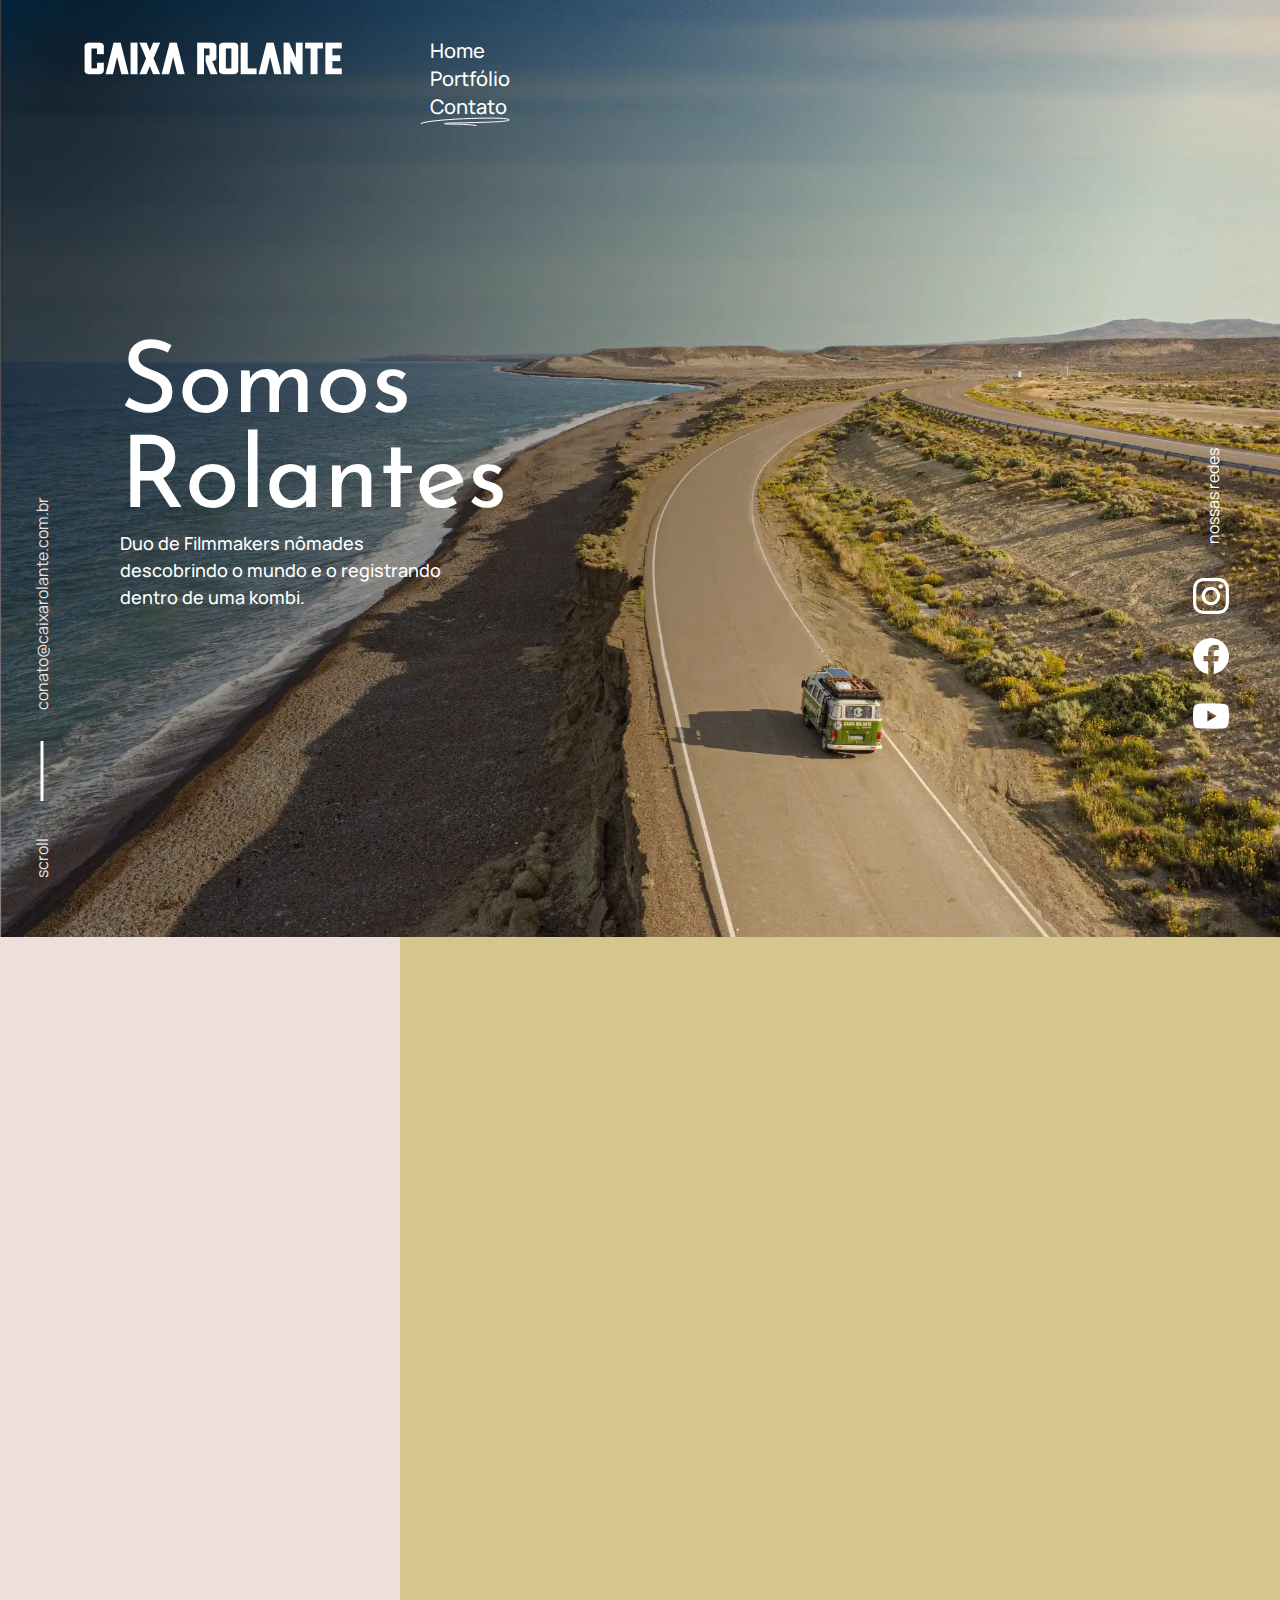
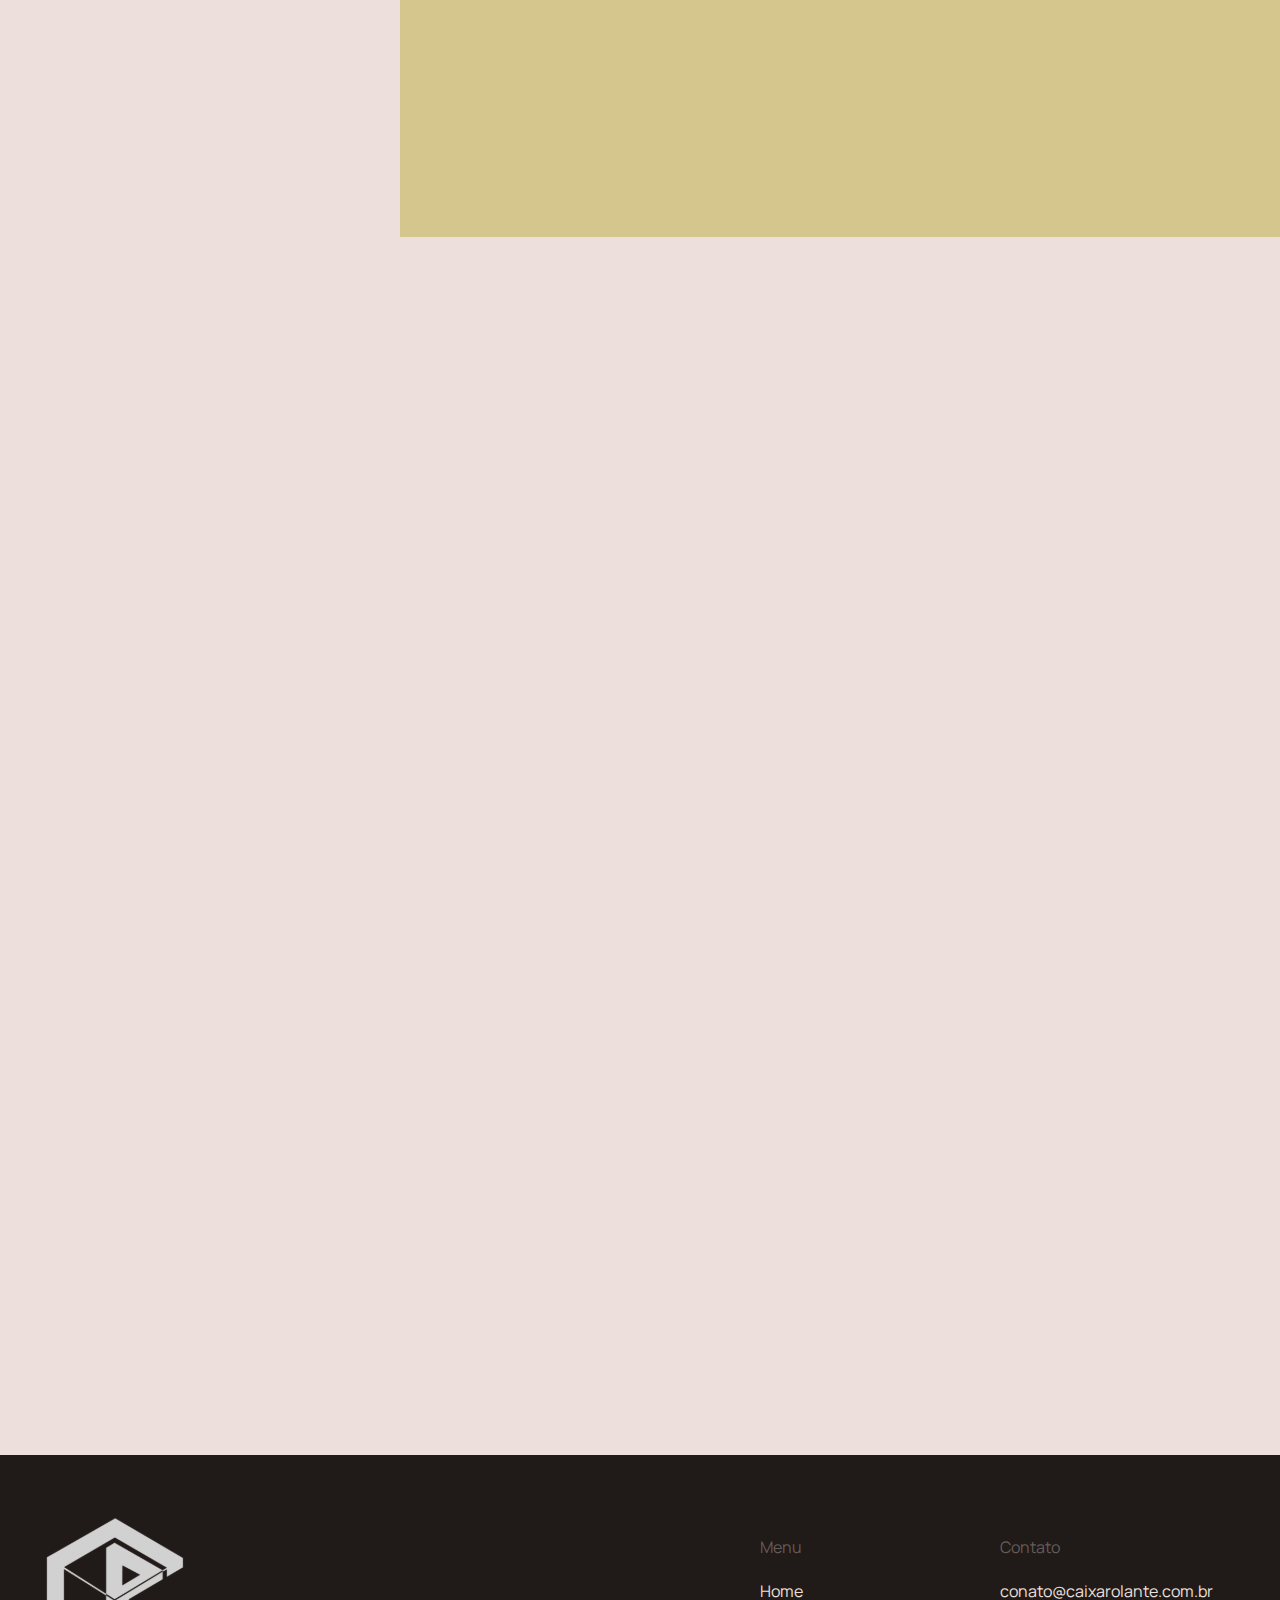
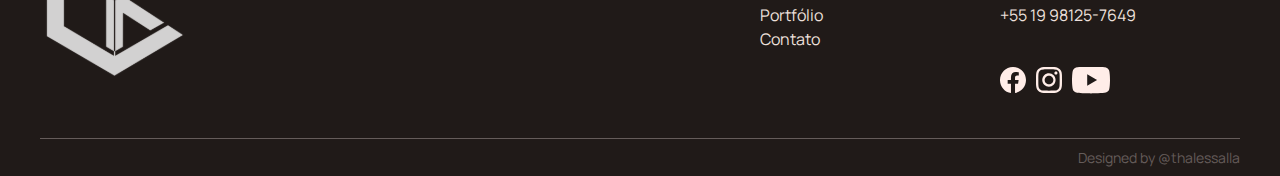
<file: index.html>
<!DOCTYPE html>
<html lang="pt">

<head>
  <meta charset="UTF-8">
  <meta http-equiv="X-UA-Compatible" content="IE=edge">
  <meta name="viewport" content="width=device-width, initial-scale=1.0">
  <title>Caixa Rolante</title>
  <link rel="stylesheet" href="css/style.css">
</head>

<body>


  <header class="Header-menu-home">

    <div class="menu-fixo">
      <div>
        <img src="./img/logo.png" alt="">
        <nav class="js-link" id="nav">
          <button aria-label="Abrir Menu" id="btn-mobile" class="btn-home" aria-haspopup="true" aria-expanded="false">Menu
            <span id="hamburguer"></span>
          </button>
          <ul id="menu" role="menu" class="menu-itens ">
            <li class="font-2-m"><a href="./index.html"> Home</a></li>
            <li class="font-2-m"><a href="./trabalhos.html">Portfólio</a></li>
            <li class="font-2-m"><a href="./contato.html">Contato</a></li>
          </ul>
        </nav>

      </div>
    </div>

  </header>



  <main class="home">

    <header class="menu">
      <div>
        <img src="./img/logo.png" alt="">
      </div>
      <nav>
        <ul class="itens-menu">
          <li class="font-2-m cor-10"><a href="#"> Home</a></li>
          <li class="font-2-m cor-10"><a href="./trabalhos.html">Portfólio</a></li>
          <li class="font-2-m cor-10"><a href="./contato.html">Contato</a></li>
        </ul>
      </nav>
    </header>


    <Div class="coluna-home-esc">
      <div>
        <div>
          <p class="font-2-p cor-2">conato@caixarolante.com.br</p>
        </div>
        <div>
          <img src="./img/barra-p.svg" alt="barra">
        </div>
        <div>
          <p class="font-2-p cor-2">scroll</p>
        </div>
      </div>
    </Div>
    <div class="titulo-site">
      <h1 class="font-1-g cor-10">Somos <br>Rolantes</h1>
      <p class="font-2-m cor-10">Duo de Filmmakers nômades descobrindo o mundo e o registrando dentro de uma kombi.</p>
    </div>

    <Div class="coluna-home-dir">
      <div>
        <div class="nossas-redes">
          <p class="font-2-p cor-10 ">nossas redes</p>
        </div>
        <div> <a href="https://www.instagram.com/caixarolante/"> <img src="./img/Instagram.svg" alt="instagram"></a></div>
        <div><a href="https://www.facebook.com/caixarolante"> <img src="./img/Facebook.svg" alt="Facebook"></a></div>
        <div><a href="https://www.youtube.com/c/CaixaRolante"> <img src="./img/Youtube.svg" alt="Youtube"></a></div>

        <div>
          <picture class="js-fade-up">
            <source media="(min-width: 540px)" srcset="./img/barra.svg" />

            <img src="./img/barra-small.svg" alt="barra decorativa" />
          </picture>
        </div>
        <!-- <img src="./img/barra.svg" alt="barra decorativa"> -->


      </div>
    </Div>
    </div>
  </main>



  <article class="container-sobre ">
    <div class="container-sobre-grid">

      <img class="colagem-sobre js-fade-up" src="./img/colagem-caixa.png" alt="Sobre a caixa rolante">



      <div class="div-sobre js-fade-up">
        <h2 class="font-1-m cor-1">Sobre nós</h2>

        <img class="sobre-mobile" src="./img/vitor-nathalia.png" alt="">
        <div>
          <p class="font-2-m cor-5">Somos Nathália Vargas e Vitor Souza, casal de Filmmakers por trás da Caixa Rolante
            Em 2021 nos permitimos viver o nosso sonho! Passamos a viajar o Brasil em uma Kombihome, aprendendo a trabalhar e viver de forma nômade.
            <br>
            <br>
            Nos dedicando todos os dias a fazer o mais amamos: Gerar conexões através do nosso trabalho.
            Depois de mais de um ano percorrendo o Brasil, trabalhando com diversas empresas e profissionais, comunicando o seus propósitos através do audiovisual. Nos especializamos no ramo da Gastronomia, Hotelaria e Turismo.
            Inundados e entusiasmados com tantas transformações e conexões que essa viagem nos proporcionou decidimos que era hora de expandir e levar a nossa linguagem a outros idiomas e culturas.<br>
            <br>
            Partimos em uma viagem pela America Latina, produzindo videos e nos conectando com quem quer contar a sua história de uma forma única.
            Para nós não é sobre viajar gravando videos, é sobre conexões humanas e histórias que nos permitimos contar.
          </p>
        </div>
      </div>
    </div>
  </article>



  <Section class="nossos-trabalhos-home js-fade-up">

    <div class="div-titulo">
      <h2 class="font-1-m cor-1">Nossos trabalhos</h2>
    </div>

    <div class="coluna-trabalhos-dir">
      <img src="./img/nah-vitor.png" alt="Nathália e Vitor">
    </div>

    <div class="coluna-trabalhos-esc">
      <img src="./img/vitor.png" alt="Vitor">
      <p class="cor-8 font-2-m">Nossa missão é sair por ai gravando Mussum Ipsum, cacilds vidis litro abertis. Nullam volutpat risus nec leo commodo, ut interdum diam laoreet.
      </p>
    </div>

    <div>
      <div>
        <p class="cor-8 font-2-m">Nossa missão é sair por ai gravando Mussum Ipsum, cacilds vidis litro abertis. Nullam volutpat risus nec leo commodo, ut interdum diam laoreet.
        </p>
        <p class="cor-1 font-1-p veja-nossos-jobs"><a href="./trabalhos.html">Veja nossos trabalhos</a></p>
      </div>
      <div>
        <img class="img-miniatura-trabalhos" src="./img/nah-fotografando.png" alt="Nathália	fotogrfando">
      </div>
    </div>

  </Section>



  <footer>
    <div class="container-footer">
      <div class="logo-footer">
        <img src="./img/logo-branco.svg" alt="Logo caixa rolante">
      </div>

      <div>
        <p class="font-2-p cor-9 titulo-footer">Menu</p>
        <ul>
          <li class="font-2-p cor-2"><a href="#"> Home</a></li>
          <li class="font-2-p cor-2"><a href="./trabalhos.html">Portfólio</a></li>
          <li class="font-2-p cor-2"><a href="./contato.html">Contato</a></li>
        </ul>
      </div>

      <div class="footer-contato">
        <p class="font-2-p cor-9 titulo-footer">Contato</p>
        <p class="font-2-p cor-2"><a href="mailto:conato@caixarolante.com.br">conato@caixarolante.com.br</a></p>
        <p class="font-2-p cor-2"><a href="tel:+5519981257649"> +55 19 98125-7649</a></p>
        <ul>
          <li><a href="https://www.facebook.com/caixarolante"><img src="./img/Facebook-p.svg" alt="Facebook"></a></li>
          <li><a href="https://www.instagram.com/caixarolante/"><img src="./img/Instagram-p.svg" alt="Instagram"></a></li>
          <li><a href="https://www.youtube.com/c/CaixaRolante"><img src="./img/Youtube-p.svg" alt="YouTube"></a></li>
        </ul>
      </div>
    </div>

    <div class="designed-footer">
      <p class="cor-9 font-2-p">Designed by <a href="#">@thalessalla</a> </p>
    </div>

  </footer>
  <script src="./JS/script.js"></script>
</body>

</html>
</file>
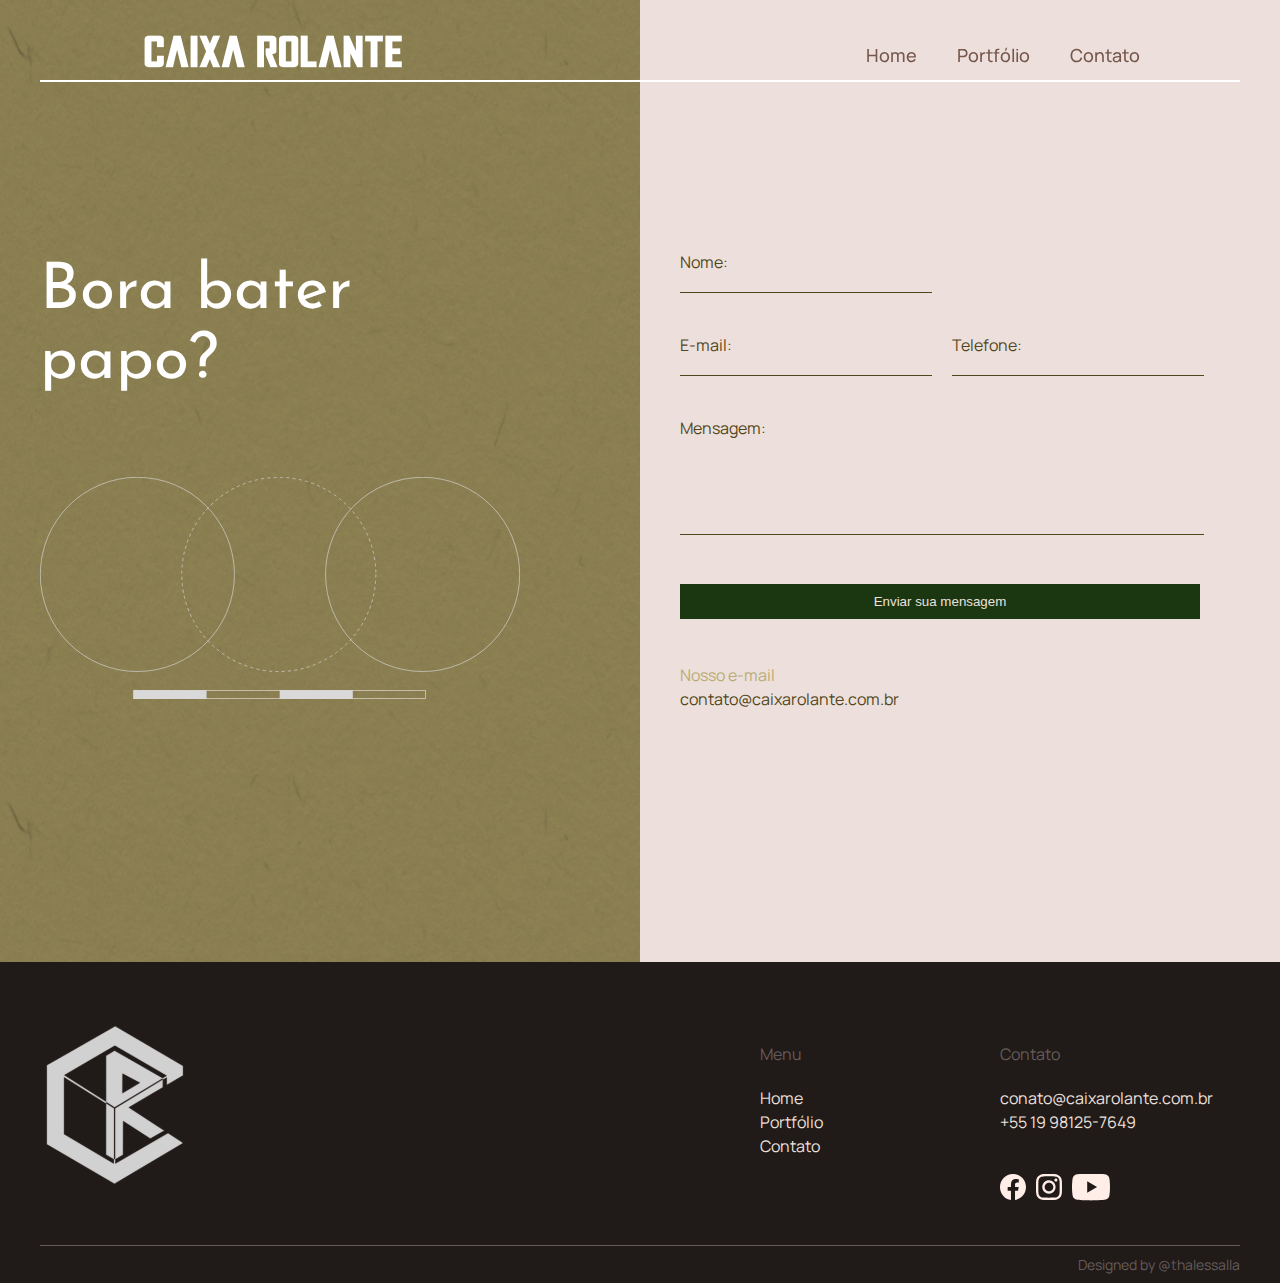
<file: contato.html>
<!DOCTYPE html>
<html lang="pt">

<head>
  <meta charset="UTF-8">
  <meta http-equiv="X-UA-Compatible" content="IE=edge">
  <meta name="viewport" content="width=device-width, initial-scale=1.0">
  <title>Contato</title>
  <link rel="stylesheet" href="css/style.css">
</head>

<header class="Header-menu">

  <div class="menu-fixo">
    <div>
      <img src="./img/logo.png" alt="">
      <nav class="js-link" id="nav">
        <button id="btn-mobile" aria-expanded="false">Menu
          <span id="hamburguer"></span>
        </button>
        <ul id="menu" class="menu-itens menu-contato">
          <li class="font-2-m"><a href="./index.html"> Home</a></li>
          <li class="font-2-m"><a href="./trabalhos.html">Portfólio</a></li>
          <li class="font-2-m"><a href="./contato.html">Contato</a></li>
        </ul>
      </nav>

    </div>
  </div>

</header>

<body>

  <div class="contato">

    <div class="container-contato">
      <div>
        <h2 class="font-1-m">Bora bater <br> papo?</h2>
        <img src="./img/decoracao-contato.svg" alt="">
      </div>


      <form action="https://formsubmit.co/thales.salla@gmail.com" method="POST" method="post">

        <div id="formulario">

          <div class="container-form">

            <div>
              <!-- <form action="https://formsubmit.co/thales.salla@gmail.com" method="POST" method="post"> -->
              <div class="primeiro-container-form">
                <label for="name" class="font-2-p cor-8">Nome:</label>
                <input type="text" id="name" name="Nome" />
              </div>

              <div id="email-form">
                <label for="mail" class="font-2-p cor-8">E-mail:</label>
                <input type="email" id="mail" name="Email" />
              </div>
            </div>
          </div>


          <div class="segundo-container-form">

            <div>
              <label for="tel" class="font-2-p cor-8"> Telefone:</label> <input id="tel" type="tel" name="phone">
            </div>

          </div>

          <div>

            <div class="terceiro-container-form">
              <label for="story" class="font-2-p cor-8">Mensagem:</label>
              <textarea id="story" name="story"></textarea>
            </div>

            <input type="text" name="_honey" style="display:none">
            <input type="hidden" name="_captcha" value="false">
            <input type="hidden" name="_next" value="https://thalessalla.github.io/Rolantes/obrigado">

            <div class="button">
              <button type="submit">Enviar sua mensagem</button>
            </div>

            <p class="font-2-p cor-7">Nosso e-mail</p>
            <p class="font-2-p cor-8">contato@caixarolante.com.br</p>
          </div>


        </div>
      </form>
    </div>



  </div>
  </div>

  <footer>
    <div class="container-footer">
      <div class="logo-footer">
        <img src="./img/logo-branco.svg" alt="Logo caixa rolante">
      </div>

      <div>
        <p class="font-2-p cor-9 titulo-footer">Menu</p>
        <ul>
          <li class="font-2-p cor-2"><a href="./index.html"> Home</a></li>
          <li class="font-2-p cor-2"><a href="./trabalhos.html">Portfólio</a></li>
          <li class="font-2-p cor-2"><a href="./contato.html">Contato</a></li>
        </ul>
      </div>

      <div class="footer-contato">
        <p class="font-2-p cor-9 titulo-footer">Contato</p>
        <p class="font-2-p cor-2"><a href="mailto:conato@caixarolante.com.br">conato@caixarolante.com.br</a></p>
        <p class="font-2-p cor-2"><a href="tel:+5519981257649"> +55 19 98125-7649</a></p>
        <ul>
          <li><a href="https://www.facebook.com/caixarolante"><img src="./img/Facebook-p.svg" alt="Facebook"></a></li>
          <li><a href="https://www.instagram.com/caixarolante/"><img src="./img/Instagram-p.svg" alt="Instagram"></a></li>
          <li><a href="https://www.youtube.com/c/CaixaRolante"><img src="./img/Youtube-p.svg" alt="YouTube"></a></li>
        </ul>
      </div>
    </div>

    <div class="designed-footer">
      <p class="cor-9 font-2-p">Designed by <a href="#">@thalessalla</a> </p>
    </div>

  </footer>
  <script src="./JS/script.js"></script>
</body>

</html>
</file>
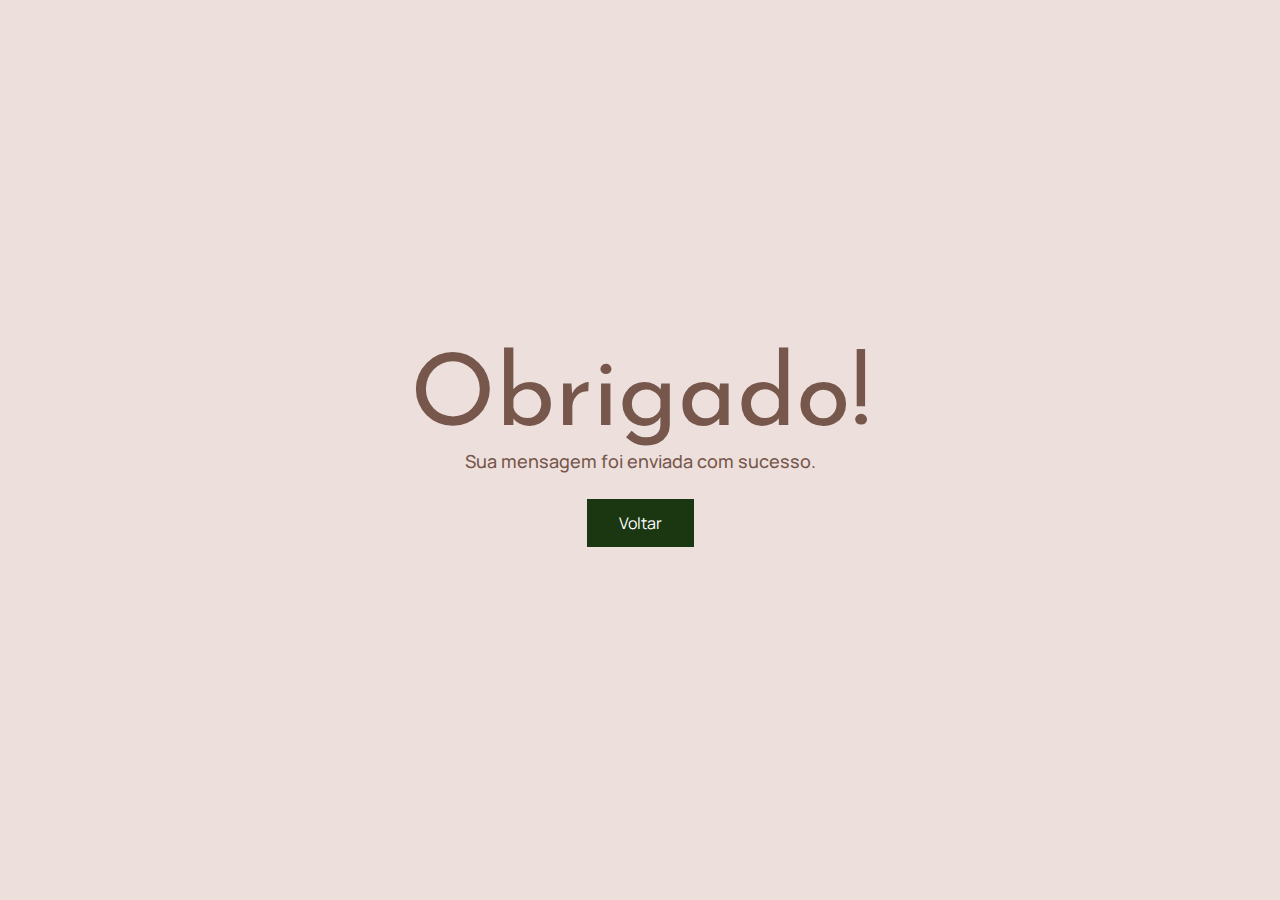
<file: obrigado.html>
<!DOCTYPE html>
<html lang="pt-br">

<head>
  <meta charset="UTF-8">
  <meta http-equiv="X-UA-Compatible" content="IE=edge">
  <meta name="viewport" content="width=device-width, initial-scale=1.0">
  <title>Obrigado</title>
  <link rel="stylesheet" href="css/style.css">
</head>

<body>


  <div class="container-obrigado">
    <Div>
      <h1 class="cor-4 font-1-g">Obrigado!</h1>
      <p class="cor-4 font-2-m">Sua mensagem foi enviada com sucesso.</p>
      <div class="voltar">
        <a class="cor-10 font-2-p button" href="https://thalessalla.github.io/Rolantes/">Voltar</a>
      </div>
    </Div>
  </div>



  <style>
    .container-obrigado h1 {
      text-align: center;
    }

    .container-obrigado {
      display: flex;
      justify-content: center;
      align-items: center;
      height: 100vh;
    }

    .container-obrigado p {
      text-align: center;
    }

    .voltar {
      display: flex;
      justify-content: center;
    }

    .button {
      padding: 12px 32px;
      background: var(--cor-1);
      border: none;
      cursor: pointer;
      margin-top: 24px;
      background-size: 300%;
      background-position: left;
      transition: background-position 0.8s ease-in-out;
    }
  </style>


</body>

</html>
</file>
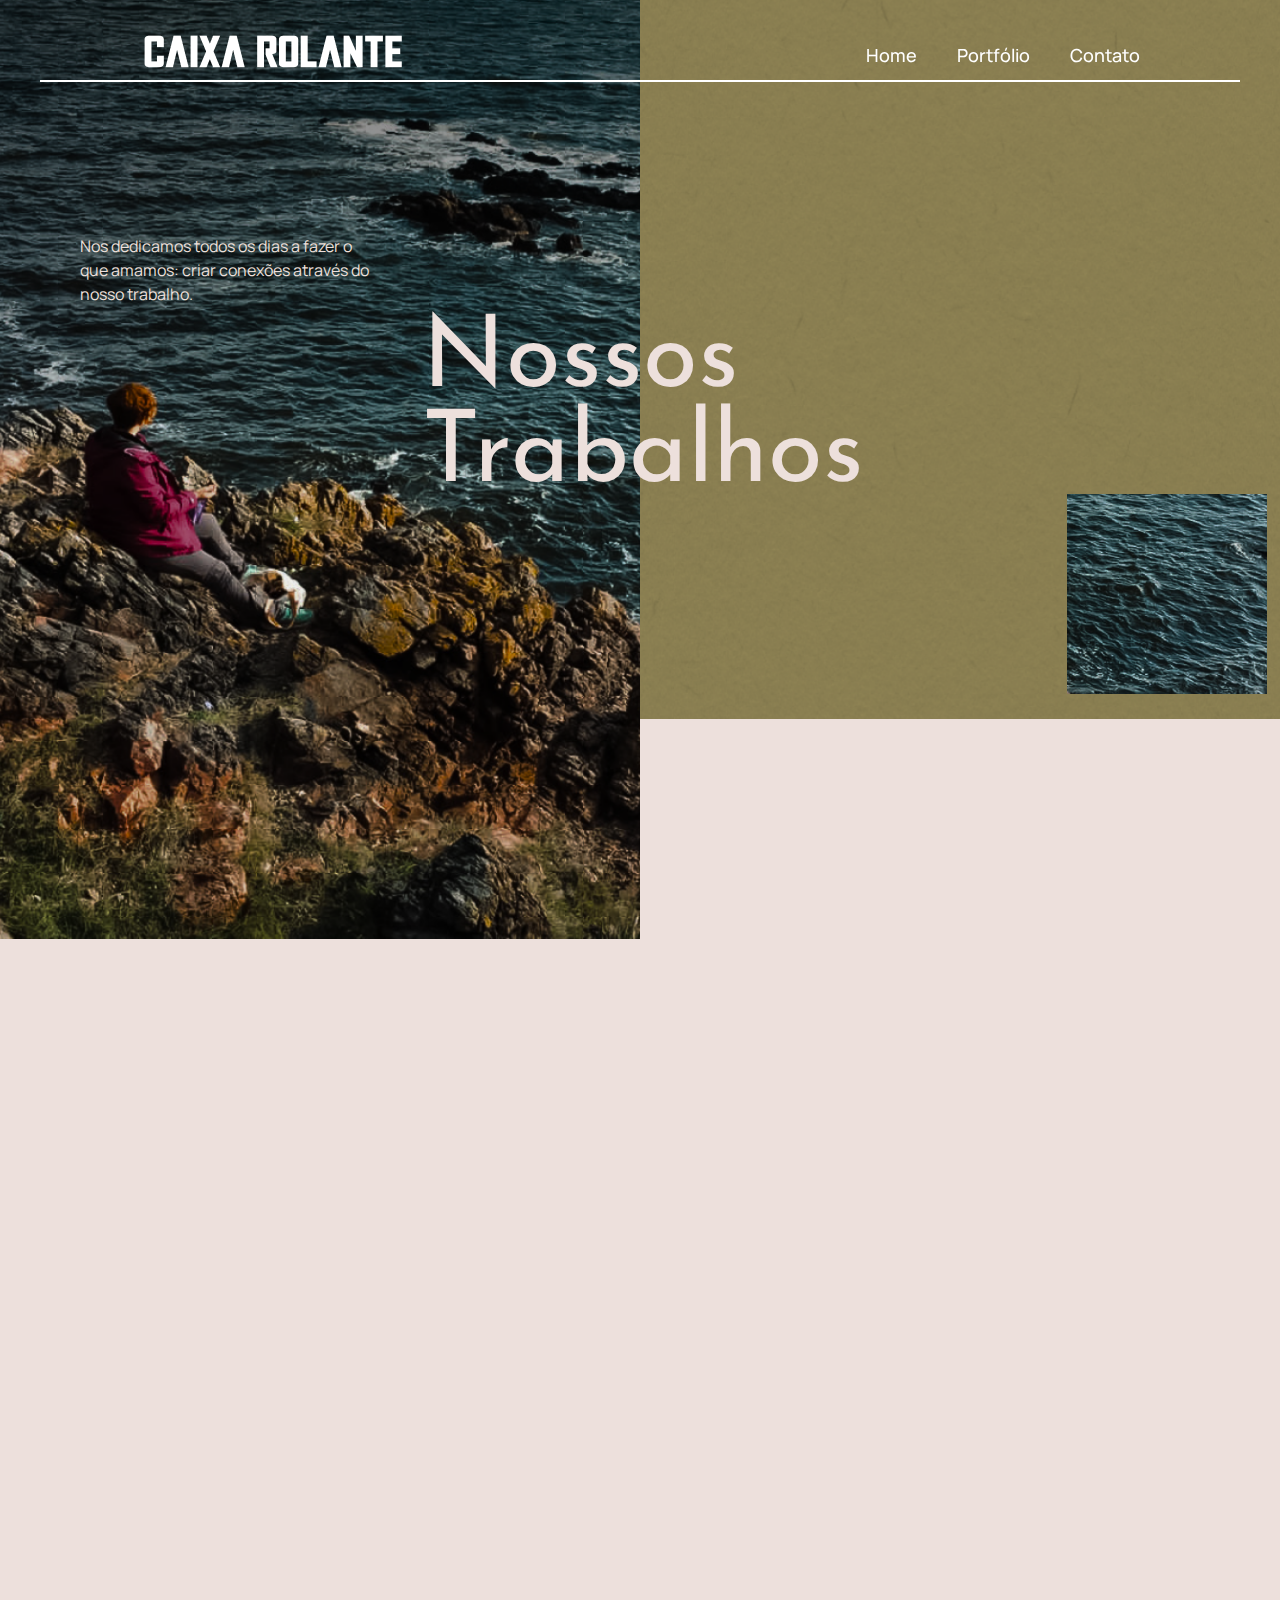
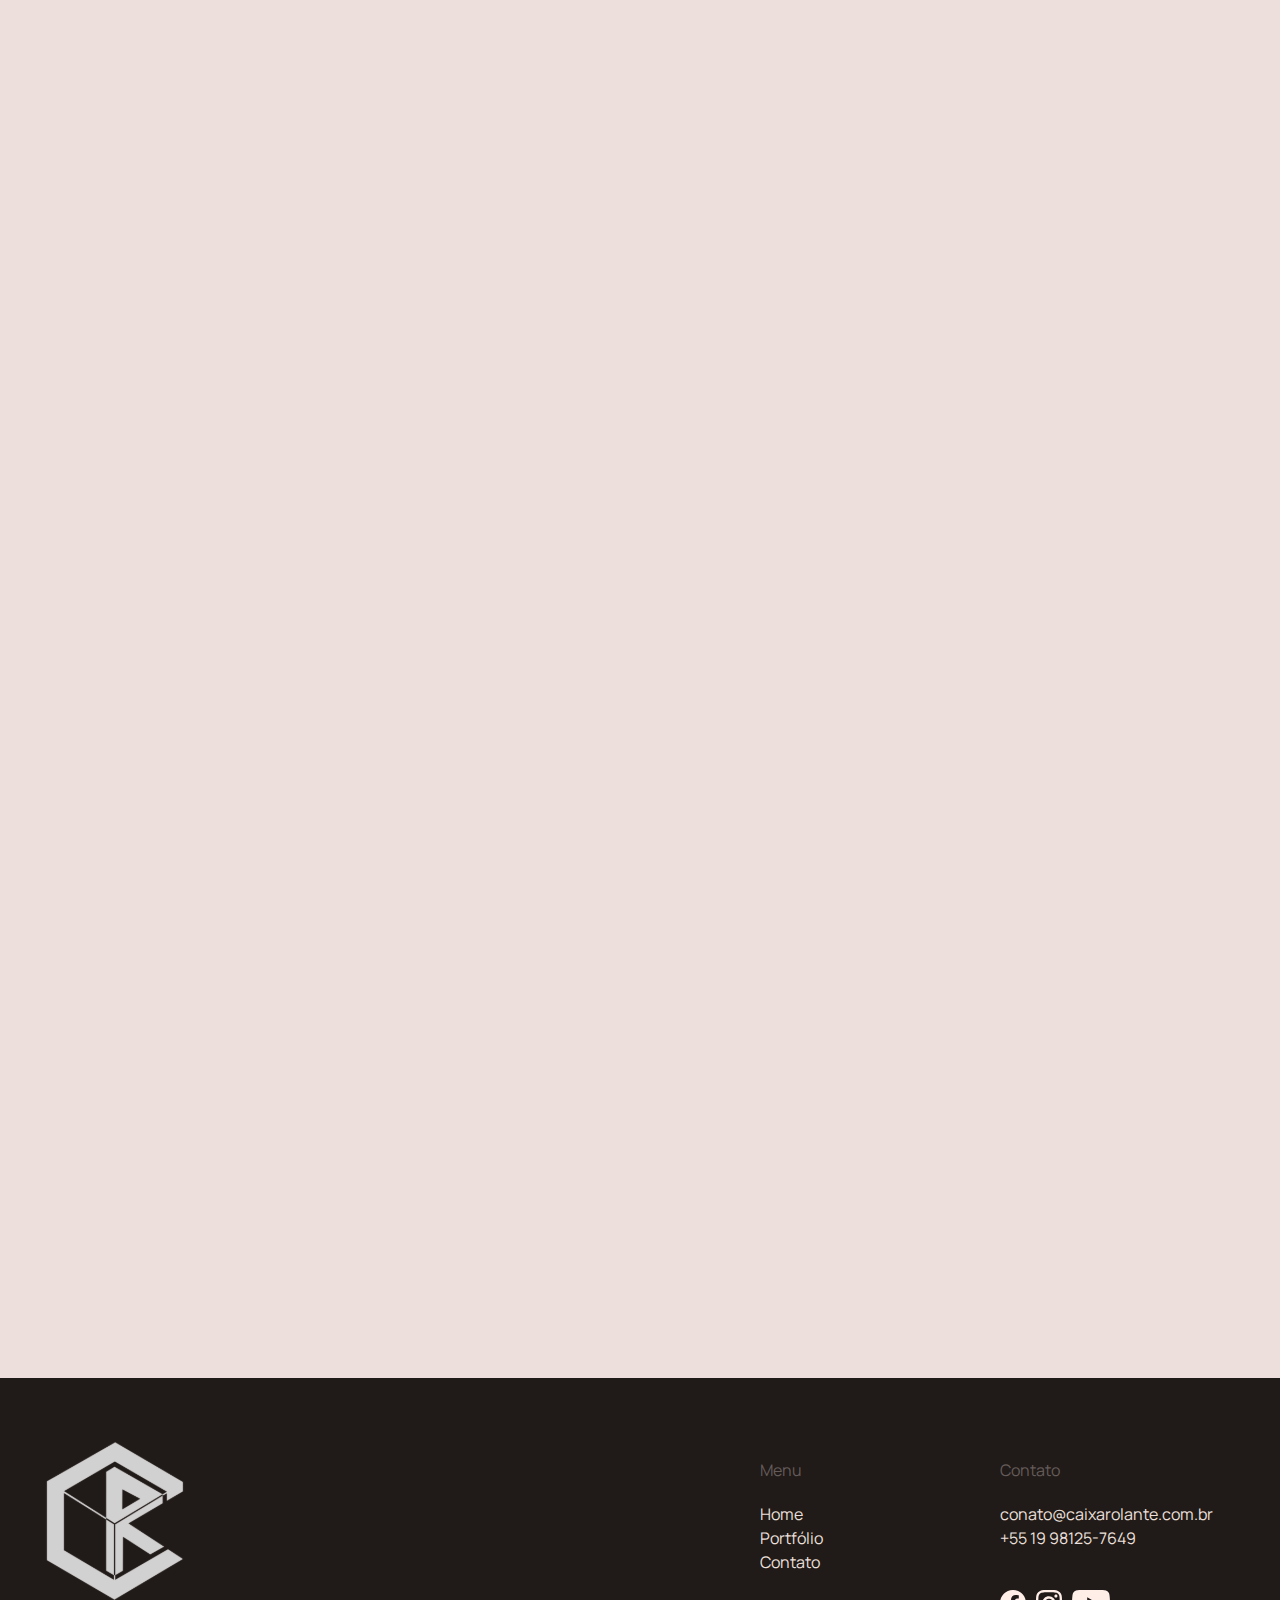
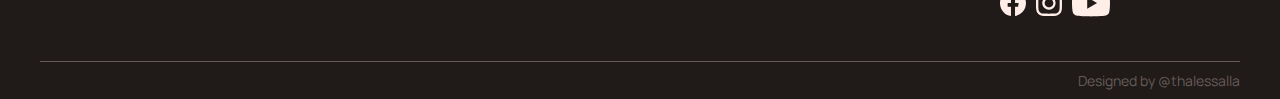
<file: trabalhos.html>
<!DOCTYPE html>
<html lang="pt">

<head>
  <meta charset="UTF-8">
  <meta http-equiv="X-UA-Compatible" content="IE=edge">
  <meta name="viewport" content="width=device-width, initial-scale=1.0">
  <title>Nossos Trabalhos</title>
  <link rel="stylesheet" href="css/style.css">
</head>

<header class="Header-menu">

  <div class="menu-fixo">
    <div>
      <img src="./img/logo.png" alt="">
      <nav class="js-link" id="nav">
        <button id="btn-mobile" aria-expanded="false">Menu
          <span id="hamburguer"></span>
        </button>
        <ul id="menu" class="menu-itens ">
          <li class="font-2-m"><a href="./index.html"> Home</a></li>
          <li class="font-2-m"><a href="./trabalhos.html">Portfólio</a></li>
          <li class="font-2-m"><a href="./contato.html">Contato</a></li>
        </ul>
      </nav>

    </div>
  </div>

</header>


<body>
  <div class="container-capa-trabalhos">

    <div class="nah-mar">
      <img src="./img/nah-mar.png" alt="Nathália olhando o mar">
    </div>

    <div>
      <img id="fundo-trabalhos" src="./img/Fundo.png" alt="">
    </div>

    <div class="textos-capa-trabalhos">

      <div>
        <p class="cor-2 font-2-p">Nos dedicamos todos os dias a fazer o que amamos: criar conexões através do nosso trabalho. </p>
      </div>

      <div class="titulo-trabalhos">
        <h1 class="cor-2 font-1-g">Nossos <br> Trabalhos
        </h1>
      </div>

      <div id="mar-pequeno">
        <img src="./img/mar.png" alt="mar">
      </div>
    </div>

  </div>


  <div class="preview-videos">


    <a class="preview-videos-itens js-fade-up" href="https://www.youtube.com/watch?v=-zAlvtahxTI&list=PLt33sdl-cTuj7GWuiz8flqlrLED-C3loO">

      <div class="image-container">

        <picture>
          <source media="(max-width: 799px)" srcset="./img/jobs-gastronimia-w500.jpg">
          <source media="(min-width: 800px)" srcset="./img/jobs-gastronimia.jpg">
          <img src="./img/jobs-gastronimia.jpg" alt="">
        </picture>
        <div class="image-text font-2-g">Jobs gastronomia</div>
        <div class="image-text-desc font-2-p">Uma das formas que mais amamos de conhecer uma cultura é através da gastronomia. Gravamos a experiência gastronômica que o restaurante (restaurante, café, bar, bistrô, hamburgueria…) proporciona. Produzimos um filme sobre o preparo do prato ou drink, a experiência do cliente e o movimento da casa.</div>
      </div>
    </a>


    <a class="preview-videos-itens js-fade-up" href="https://www.youtube.com/watch?v=m7PhQ08JHMA&list=PLt33sdl-cTui4xjDvFTFKSKuLmpDu40Nc">

      <div class="image-container">
        <picture>
          <source media="(max-width: 799px)" srcset="./img/jobs-hoteis-w500.jpg">
          <source media="(min-width: 800px)" srcset="./img/jobs-hotelaria.jpg">
          <img src="./img/jobs-hotelaria.jpg" alt="">
        </picture>
        <div class="image-text font-2-g">Jobs Hospedagens</div>
        <div class="image-text-desc font-2-p">Amamos estar em lugares que inspiram o melhor de nós. Gravamos a experiência que o hotel (hotel, pousada, casa de aluguel, hostel, cabana, chalé….) proporciona. Produzimos um filme sobre o espaço, a experiência do cliente, experiências oferecidas e atrações ao redor.</div>
      </div>
    </a>


    <a class="preview-videos-itens js-fade-up" href="https://www.youtube.com/watch?v=plBhUWjO7yE&list=PLt33sdl-cTuhQRjFCyZGm3cFdG1NWrdQo">

      <div class="image-container">
        <picture>
          <source media="(max-width: 799px)" srcset="./img/jobs-marcas-w500.jpg">
          <source media="(min-width: 800px)" srcset="./img/jobs-marcas.jpg">
          <img src="./img/jobs-marcas.jpg" alt="">
        </picture>
        <div class="image-text image-text-marcas font-2-g">Jobs marcas</div>
        <div class="image-text-desc font-2-p">Tudo fica melhor quando temos pessoas com idéias semelhantes junto com a gente. Por isso levamos marcas parceiras para viajar com a gente. Produzimos videos com produtos nos lindo cenários que passamos pelo mundo.</div>
      </div>
    </a>

  </div>

  <section class="areas-trabalho js-fade-up">
    <!-- 

    <div class="container-items-trabalhos">
      <div>
        <img src="./img/hospedagem.png" alt="">
      </div>

      <div>
        <h3 class="font-2-g cor-5">Hospedagens</h3>
        <p class="font-2-p cor-8">Amamos estar em lugares que inspiram o melhor de nós. Gravamos a experiência que o hotel (hotel, pousada, casa de aluguel, hostel, cabana, chalé….) proporciona. Produzimos um filme sobre o espaço, a experiência do cliente, experiências oferecidas e atrações ao redor.</p>
      </div>
    </div>

    <div class="container-items-trabalhos">
      <div>
        <img src="./img/Gastronomia.png" alt="">
      </div>

      <div>
        <h3 class="font-2-g cor-5">Gastronomia</h3>
        <p class="font-2-p cor-8">Uma das formas que mais amamos de conhecer uma cultura é através da gastronomia. Gravamos a experiência gastronômica que o restaurante (restaurante, café, bar, bistrô, hamburgueria…) proporciona. Produzimos um filme sobre o preparo do prato ou drink, a experiência do cliente e o movimento da casa.</p>
      </div>
    </div>

  <div>  <div class="container-items-trabalhos">
      <div>
        <img src="./img/marcas.png" alt="">
      </div>

      
        <h3 class="font-2-g cor-5">Marcas</h3>
        <p class="font-2-p cor-8">Tudo fica melhor quando temos pessoas com idéias semelhantes junto com a gente. Por isso levamos marcas parceiras para viajar com a gente.
          Produzimos videos com produtos nos lindo cenários que passamos pelo mundo.</p>
      </div>
    </div> -->

    <div class="container-items-trabalhos">
      <div>
        <img src="./img/Experiencias.png" alt="">
      </div>

      <div>
        <h3 class="font-2-g cor-5">Experiências</h3>
        <p class="font-2-p cor-8">Nada melhor que um video para o público entender e querer viver uma experiência. Produzimos videos mostrando toda experiência turística oferecida.</p>
      </div>
    </div>

    <div class="container-items-trabalhos">
      <div>
        <img src="./img/Institucionais.png" alt="">
      </div>

      <div>
        <h3 class="font-2-g cor-5">Institucionais</h3>
        <p class="font-2-p cor-8">As pessoas ouvem aqueles que tem boas histórias. Através de videos institucionais ou manifestos, e uma produção super humanizada contamos a história e o propósito de empresas que trabalham uma conexão real com o seu público.</p>
      </div>
    </div>

    <div class="container-items-trabalhos">
      <div>
        <img src="./img/imagens-aereas.png" alt="">
      </div>

      <div>
        <h3 class="font-2-g cor-5">Imagens Aéreas</h3>
        <p class="font-2-p cor-8">Quem nunca sonhou em voar? As imagens aéreas trazem um ponto de vista diferente, que não estamos acostumados e com um poder de impressionar quem assiste.</p>
      </div>
    </div>

    <div class="container-items-trabalhos">
      <div>
        <img src="./img/musica.png" alt="">
      </div>

      <div>
        <h3 class="font-2-g cor-5">Musica</h3>
        <p class="font-2-p cor-8">Foi no ramo da música que começamos e onde mais aprendemos a expressar nossa criatividade. Gravamos sessions e clipes de uma forma que realmente passem o sentimento que o artista busca.</p>
      </div>
    </div>

  </section>



  <footer>
    <div class="container-footer">
      <div class="logo-footer">
        <img src="./img/logo-branco.svg" alt="Logo caixa rolante">
      </div>

      <div>
        <p class="font-2-p cor-9 titulo-footer">Menu</p>
        <ul>
          <li class="font-2-p cor-2"><a href="./index.html"> Home</a></li>
          <li class="font-2-p cor-2"><a href="./trabalhos.html">Portfólio</a></li>
          <li class="font-2-p cor-2"><a href="./contato.html">Contato</a></li>
        </ul>
      </div>

      <div class="footer-contato">
        <p class="font-2-p cor-9 titulo-footer">Contato</p>
        <p class="font-2-p cor-2"><a href="mailto:conato@caixarolante.com.br">conato@caixarolante.com.br</a></p>
        <p class="font-2-p cor-2"><a href="tel:+5519981257649"> +55 19 98125-7649</a></p>
        <ul>
          <li><a href="https://www.facebook.com/caixarolante"><img src="./img/Facebook-p.svg" alt="Facebook"></a></li>
          <li><a href="https://www.instagram.com/caixarolante/"><img src="./img/Instagram-p.svg" alt="Instagram"></a></li>
          <li><a href="https://www.youtube.com/c/CaixaRolante"><img src="./img/Youtube-p.svg" alt="YouTube"></a></li>
        </ul>
      </div>
    </div>

    <div class="designed-footer">
      <p class="cor-9 font-2-p">Designed by <a href="#">@thalessalla</a> </p>
    </div>

  </footer>
  <script src="./JS/script.js"></script>
</body>



</html>
</file>
<file: css/style.css>
@import "./home.css";
@import "./sobre.css";
@import "./menu.css";
@import "./footer.css";
@import "./nossos-trabalhos.css";
@import "./contato.css";
@import "../utilidades/cores.css";
@import "../utilidades/tipografia.css";
@import "./global.css";
</file>
